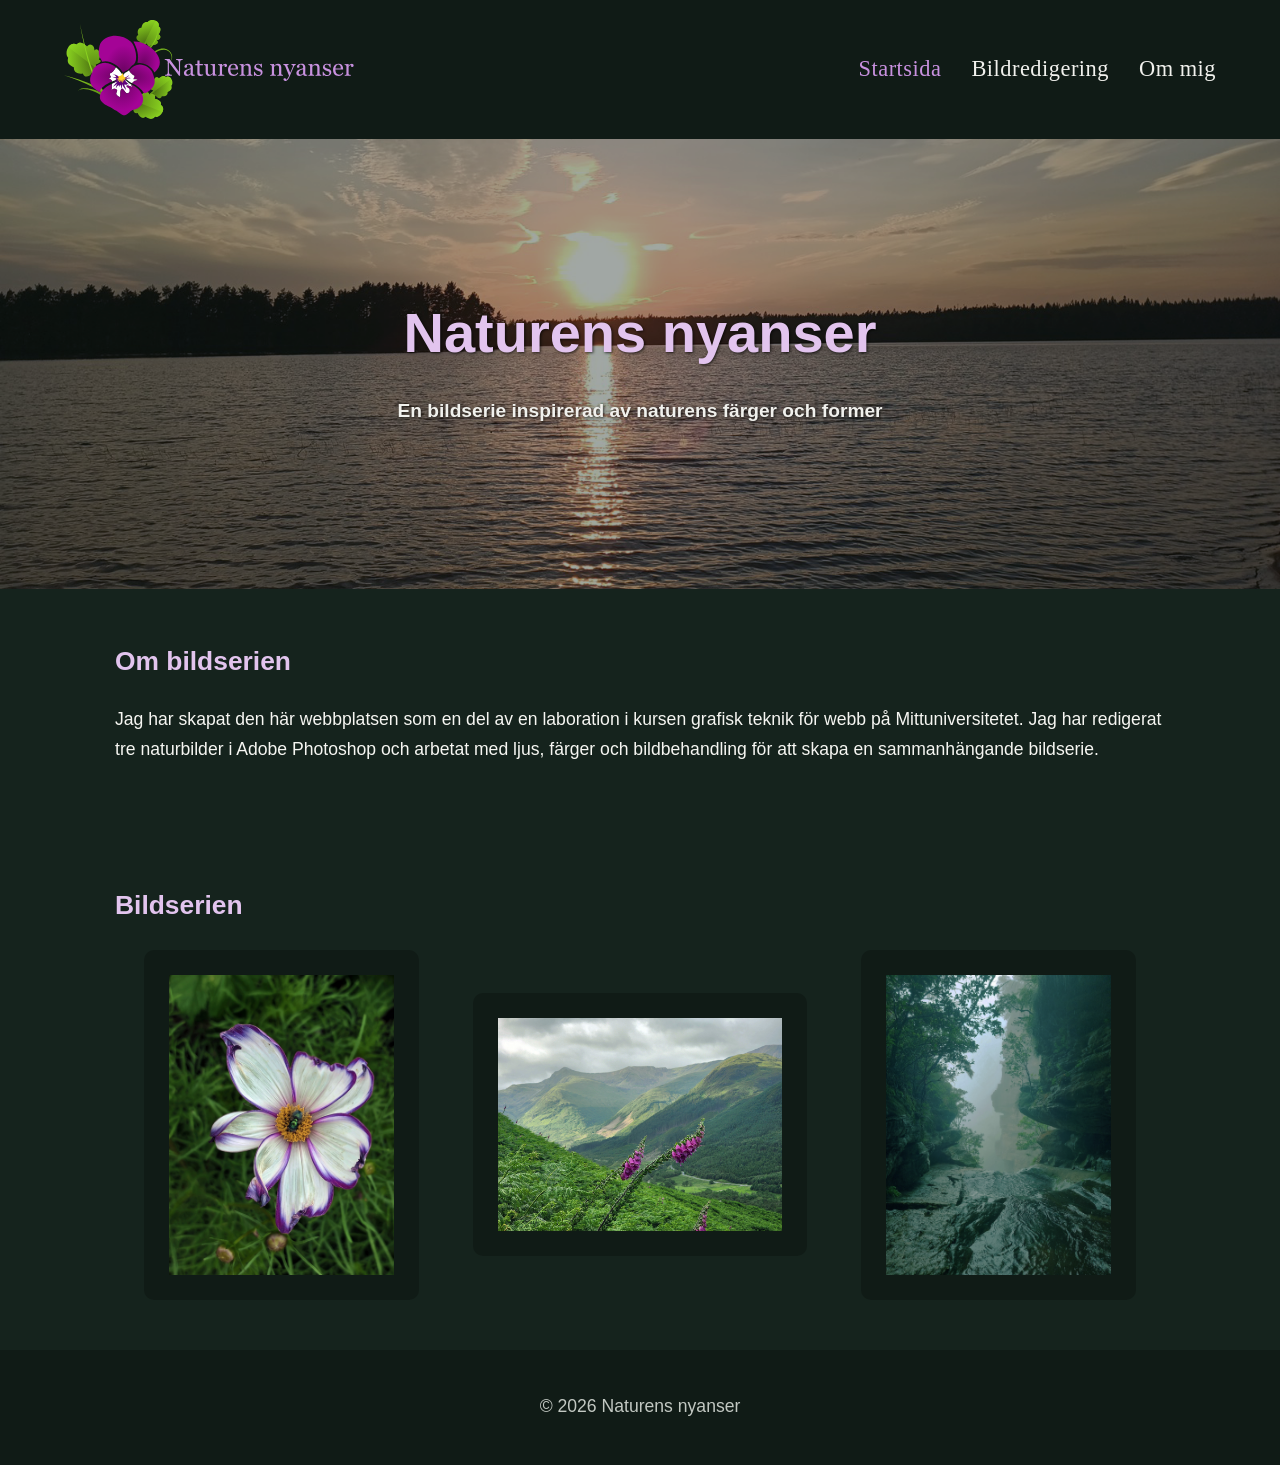
<file: index.html>
<!DOCTYPE html>
<html lang="sv">

<head>
    <meta charset="UTF-8">
    <meta name="viewport" content="width=device-width, initial-scale=1.0">
    <title>Naturens Nyanser</title>
    <link rel="stylesheet" href="css/style.css">

    <link rel="icon" type="image/x-icon" href="images/favicon.ico" sizes="16x16">
    <link rel="icon" type="image/png" href="images/favicon.png" sizes="32x32">

</head>

<body>
    <header>

        <a href="index.html" class="logo">
            <img src="images/logo.svg" alt="Lila blomma med texten Naturens nyanser (logo)">
        </a>


        <nav aria-label="Huvudnavigation">
            <ul>
                <li><a href="index.html" aria-current="page">Startsida</a></li>
                <li><a href="bildredigering.html">Bildredigering</a></li>
                <li><a href="om-mig.html">Om mig</a></li>
            </ul>
        </nav>
    </header>

    <main>
        <section class="hero hero-home">
            <h1>Naturens nyanser</h1>
            <p>En bildserie inspirerad av naturens färger och former</p>
        </section>

        <section class="intro">
            <h2>Om bildserien</h2>
            <p>Jag har skapat den här webbplatsen som en del av en laboration
                i kursen grafisk teknik för webb på Mittuniversitetet. Jag har redigerat tre naturbilder
                i Adobe Photoshop och arbetat med ljus, färger och
                bildbehandling för att skapa en sammanhängande bildserie.</p>
        </section>
        <section class="gallery">
            <h2>Bildserien</h2>

            <div class="image-grid">

                <img src="images/bildserie002.jpg"
                    alt="En närbild av en stor vit blomma med blålila kanter och lätt böjda kronblad. 
                            I mitten av blomman sitter en liten grönskimrande insekt. Blomman växer bland mörkgrönt gräs och omges av några små blomknoppar.">
                <img src="images/bildserie001.jpg"
                    alt="Ett bergslandskap med djupa gröna dalar och höga bergssluttningar och en ljusare, molnig himmel i bakgrunden. 
                            I förgrunden växer gröna ormbunkar och höga blommor med lilarosa, klockformade blommor som liknar fingerborgsblommor">
                <img src="images/bildserie003.jpg" alt="En djup och smal ravin med höga, mörkgröna klippväggar täckta av gröna klängväxter. 
                    I förgrunden rinner vatten över stora, blanka och ojämna klipphällar.">

            </div>

        </section>
    </main>
    <footer>
        <p>© 2026 Naturens nyanser</p>
    </footer>
</body>

</html>
</file>
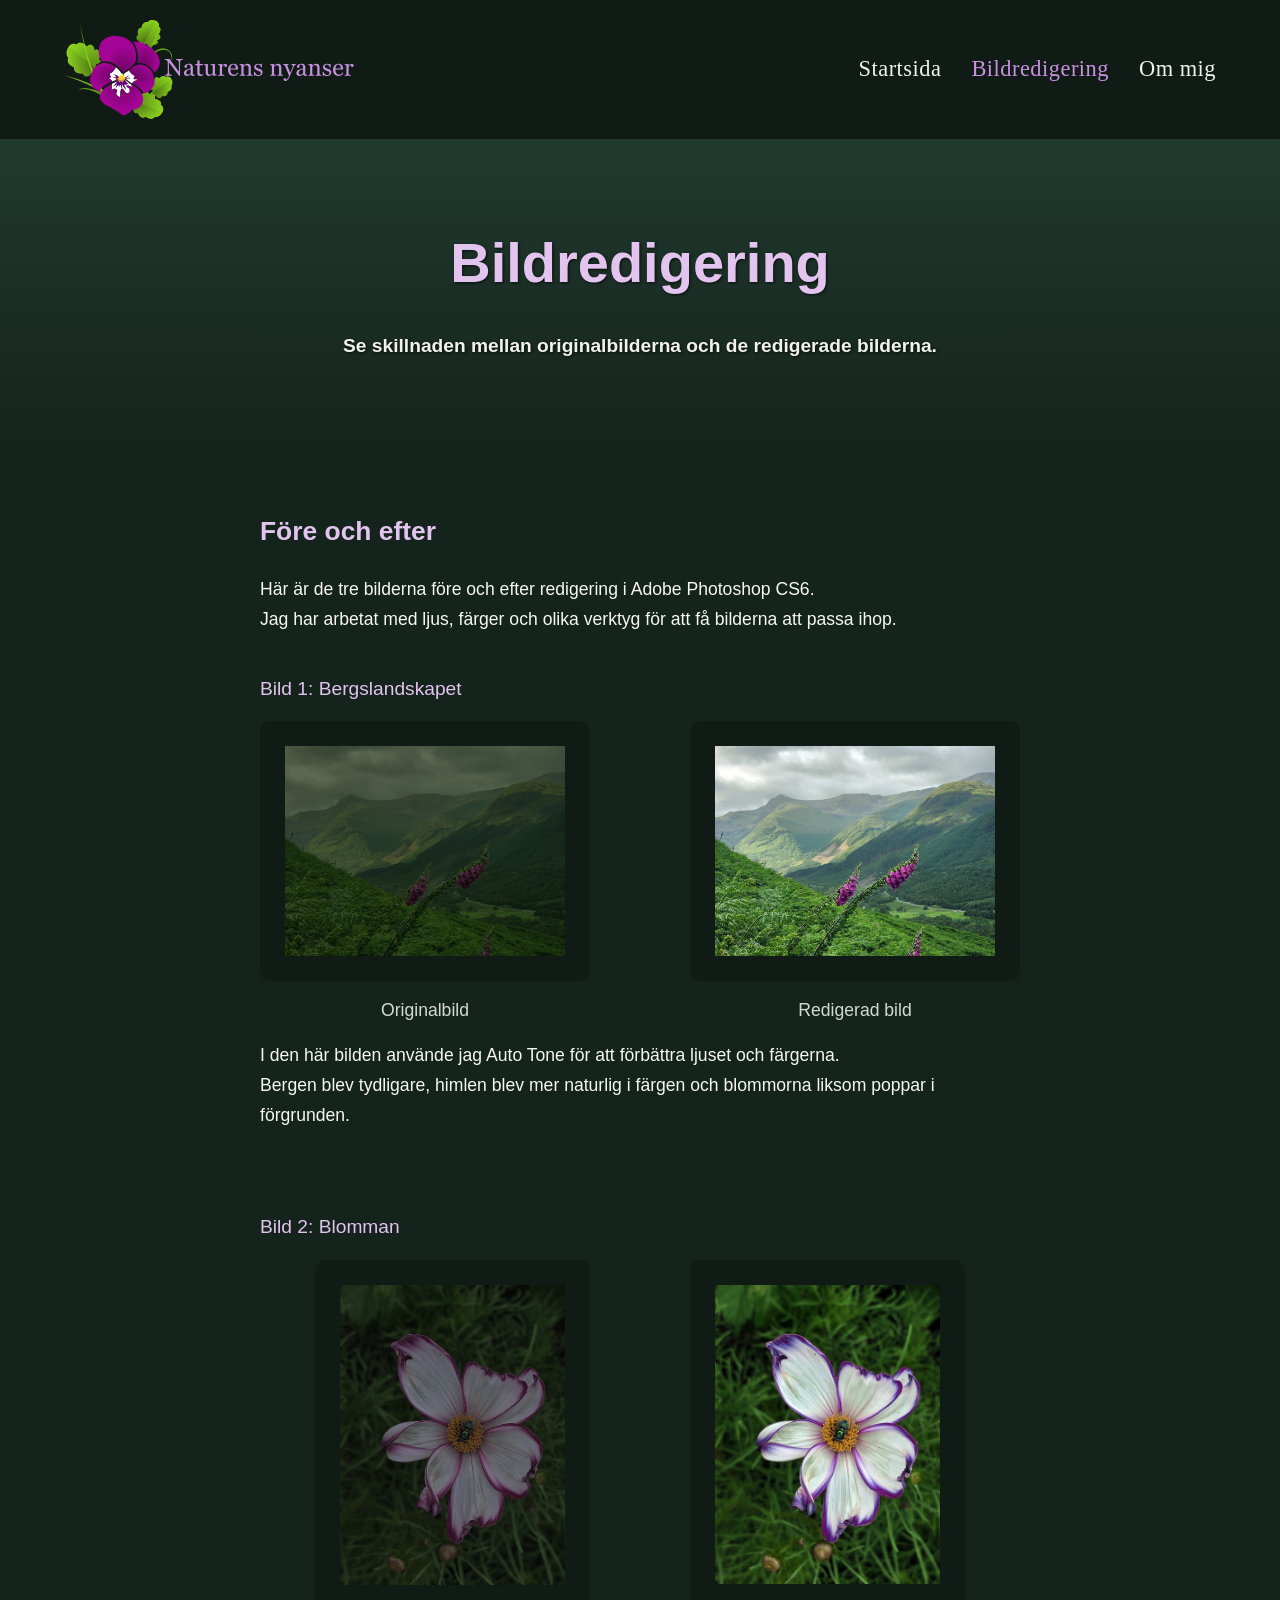
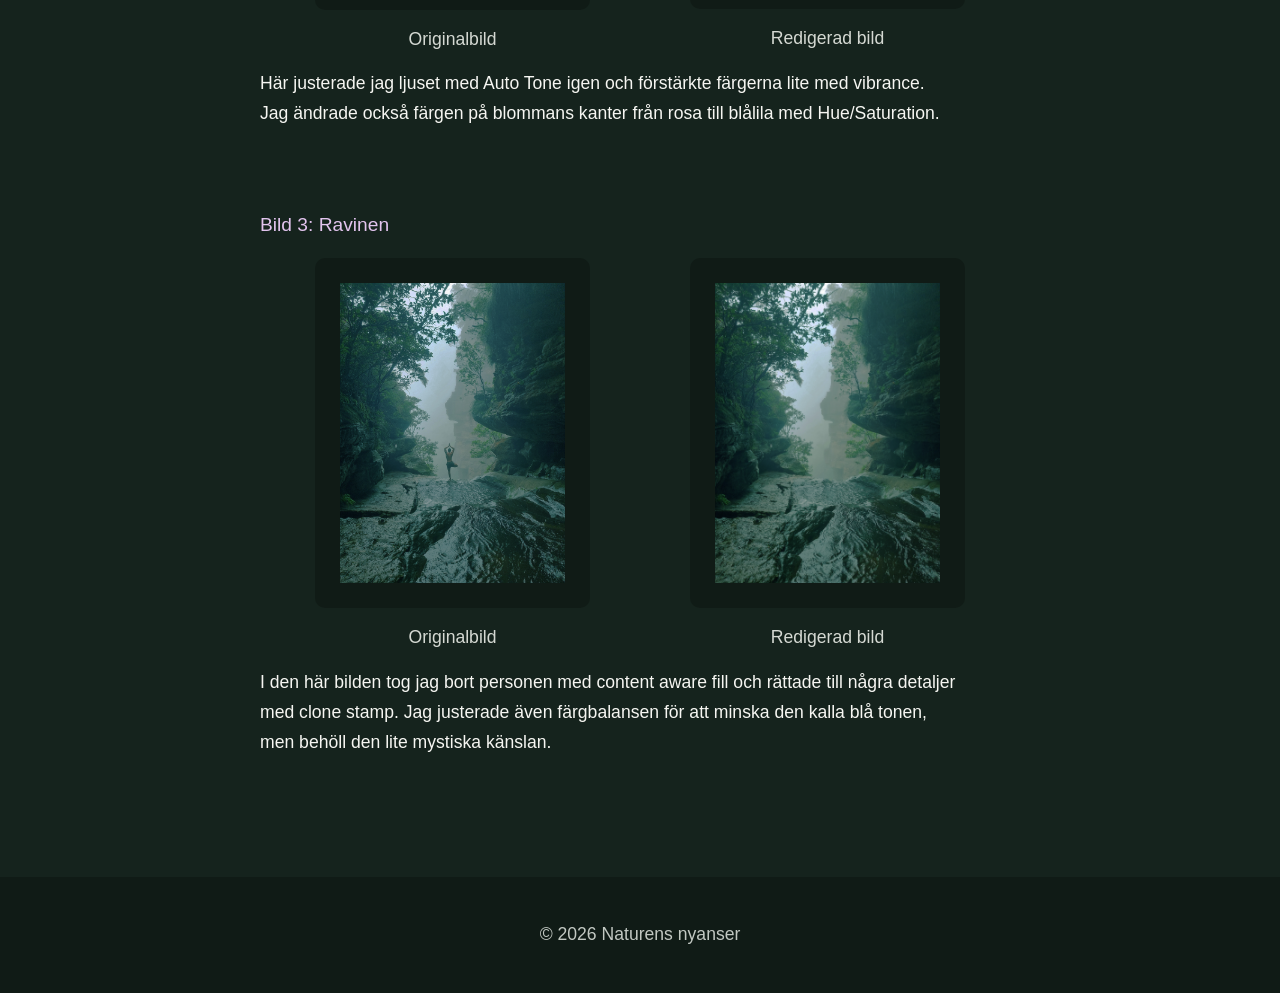
<file: bildredigering.html>
<!DOCTYPE html>
<html lang="sv">

<head>
    <meta charset="UTF-8">
    <meta name="viewport" content="width=device-width, initial-scale=1.0">
    <title>Bildredigering - Naturens nyanser</title>
    <link rel="stylesheet" href="css/style.css">

    <link rel="icon" type="image/x-icon" href="images/favicon.ico" sizes="16x16">
    <link rel="icon" type="image/png" href="images/favicon.png" sizes="32x32">
</head>

<body>
    <header>
        <a href="index.html" class="logo">
            <img src="images/logo.svg" alt="Lila blomma med texten Naturens nyanser (logo)">
        </a>

        <nav aria-label="Huvudnavigation">
            <ul>
                <li><a href="index.html">Startsida</a></li>
                <li><a href="bildredigering.html" aria-current="page">Bildredigering</a></li>
                <li><a href="om-mig.html">Om mig</a></li>
            </ul>
        </nav>
    </header>

    <main>
        <section class="hero">
            <h1>Bildredigering</h1>
            <p>Se skillnaden mellan originalbilderna och de redigerade bilderna.</p>
        </section>

        <section class="intro intro-comparison">
            <h2>Före och efter</h2>
            <p>
                Här är de tre bilderna före och efter
                redigering i Adobe Photoshop CS6.<br>
                Jag har arbetat med ljus, färger och olika
                verktyg för att få bilderna att passa ihop.
            </p>
        </section>

        <div class="comparison">

            <!-- Bild 1: Bergslandskapet -->
            <article class="comparison-item">
                <h2>Bild 1: Bergslandskapet</h2>

                <div class="comparison-images">
                    <figure>
                        <img src="images/original/bilserie001.jpg" alt="Ett bergslandskap med djupa gröna dalar och höga bergssluttningar och en mörk, molnig himmel i bakgrunden.
                            I förgrunden växer gröna ormbunkar och höga blomstjälkar med lilarosa, klockformade blommor som liknar fingerborgsblommor.
                            Landskapet ligger till stor del i skugga och färgerna är dämpade.">
                        <figcaption>Originalbild</figcaption>
                    </figure>

                    <figure>
                        <img src="images/bildserie001.jpg"
                            alt="Ett bergslandskap med djupa gröna dalar och höga bergssluttningar och en ljusare, molnig himmel i bakgrunden.
                            I förgrunden växer gröna ormbunkar och höga blomstjälkar med lilarosa, klockformade blommor som liknar fingerborgsblommor.
                            Efter redigeringen är landskapet ljusare och de gröna sluttningarna, blommorna och bergens former framträder tydligare.">
                        <figcaption>Redigerad bild</figcaption>
                    </figure>
                </div>

                <p>
                    I den här bilden använde jag Auto Tone
                    för att förbättra ljuset och färgerna.<br>
                    Bergen blev tydligare, himlen blev mer naturlig i färgen
                    och blommorna liksom poppar i förgrunden.
                </p>
            </article>

            <!-- Bild 2: Blomman -->
            <article class="comparison-item">
                <h2>Bild 2: Blomman</h2>

                <div class="comparison-images">
                    <figure>
                        <img src="images/original/bilserie006.jpg" alt="En närbild av en stor vit blomma med rosa kanter och lätt böjda kronblad.
                            I mitten av blomman sitter en liten grönskimrande insekt. Blomman växer bland mörkgrönt gräs och omges av några små blomknoppar.
                            Färgerna är något dämpade.">
                        <figcaption>Originalbild</figcaption>
                    </figure>

                    <figure>
                        <img src="images/bildserie002.jpg"
                            alt="En närbild av en stor vit blomma med blålila kanter och lätt böjda kronblad.
                            I mitten av blomman sitter en liten grönskimrande insekt. Blomman växer bland mörkgrönt gräs och omges av några små blomknoppar.
                            Efter redigeringen har de rosa kanterna ändrats till blålila och blommans färger blivit tydligare och mer framträdande.">
                        <figcaption>Redigerad bild</figcaption>
                    </figure>
                </div>

                <p>
                    Här justerade jag ljuset med Auto Tone igen
                    och förstärkte färgerna lite med vibrance.<br>
                    Jag ändrade också färgen på blommans
                    kanter från rosa till blålila
                    med Hue/Saturation.
                </p>
            </article>

            <!-- Bild 3: Ravinen -->
            <article class="comparison-item">
                <h2>Bild 3: Ravinen</h2>

                <div class="comparison-images">
                    <figure>
                        <img src="images/original/bilserie017.jpg"
                            alt="En djup och smal ravin med höga, mörkgröna klippväggar täckta av gröna klängväxter. I förgrunden rinner vatten över stora,
                            blanka och ojämna klipphällar. Längre in i ravinen står en liten person på ett ben med armarna uppsträckta, medan ljus dimma skymmer landskapet i bakgrunden.">
                        <figcaption>Originalbild</figcaption>
                    </figure>

                    <figure>
                        <img src="images/bildserie003.jpg" alt="En djup och smal ravin med höga, mörkgröna klippväggar täckta av gröna klängväxter. I förgrunden rinner vatten över stora, blanka och ojämna klipphällar.
                            Efter redigeringen har personen längre in i ravinen tagits bort och den kalla blå tonen minskats, medan den ljusa dimman fortfarande skymmer
                            landskapet i bakgrunden.">
                        <figcaption>Redigerad bild</figcaption>
                    </figure>
                </div>

                <p>
                    I den här bilden tog jag bort personen
                    med content aware fill och rättade
                    till några detaljer <br> med clone stamp.
                    Jag justerade även färgbalansen för
                    att minska den kalla blå tonen,<br>
                    men behöll den lite mystiska känslan.
                </p>
            </article>

        </div>
    </main>
    <footer>
        <p>© 2026 Naturens nyanser</p>
    </footer>
</body>

</html>
</file>
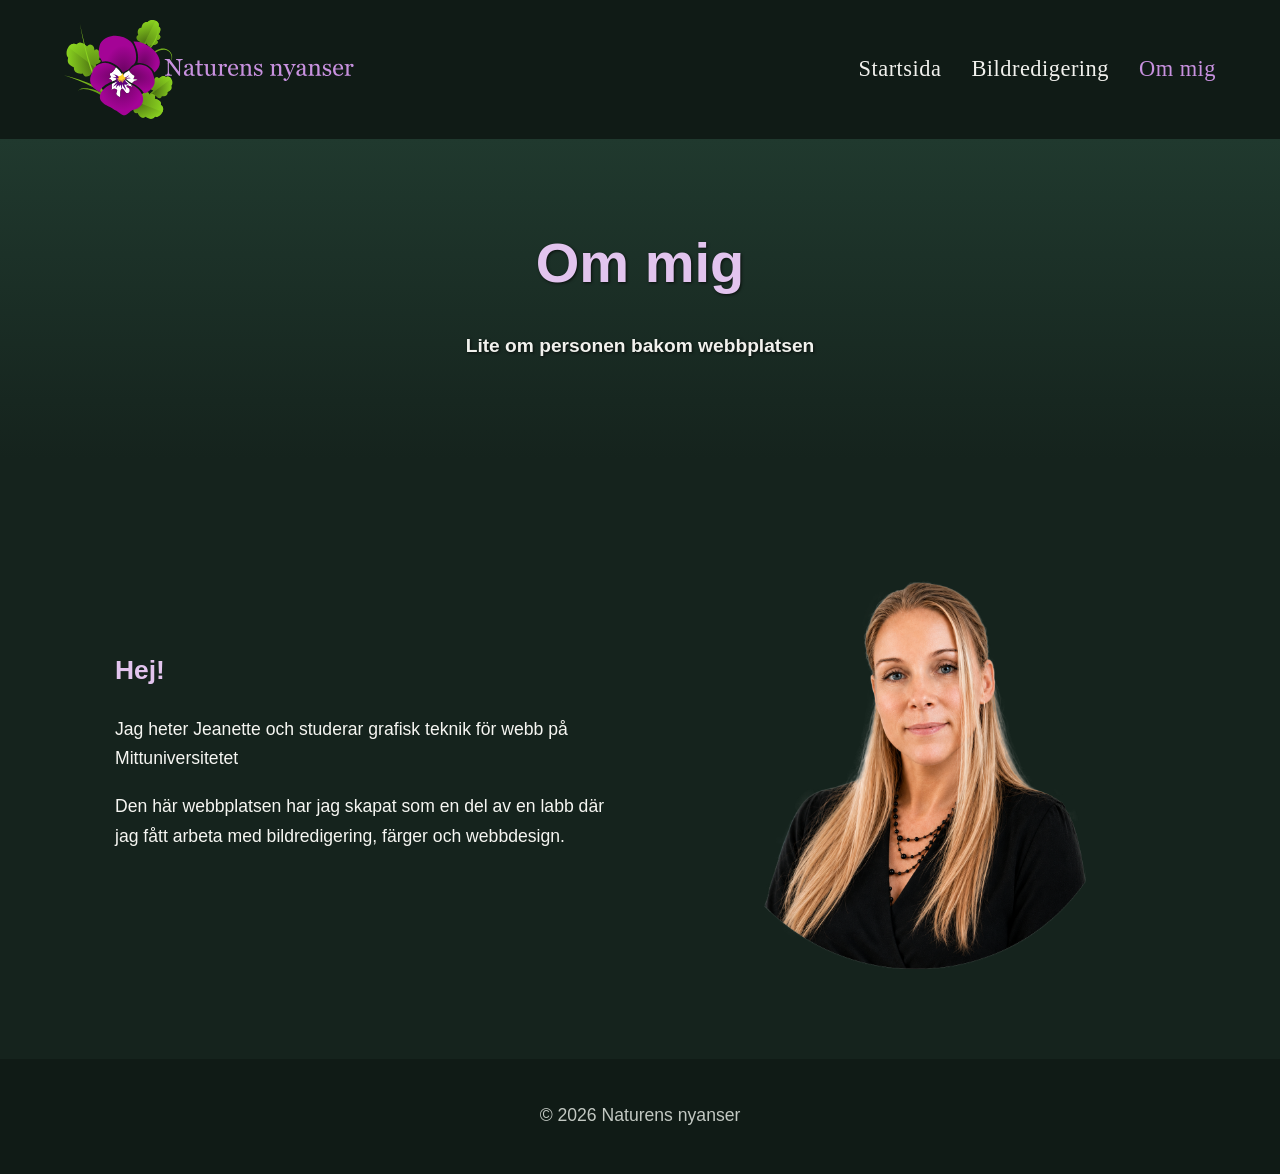
<file: om-mig.html>
<!DOCTYPE html>
<html lang="sv">

<head>
    <meta charset="UTF-8">
    <meta name="viewport" content="width=device-width, initial-scale=1.0">
    <title>Om mig | Naturens nyanser</title>
    <link rel="stylesheet" href="css/style.css">

    <link rel="icon" type="image/x-icon" href="images/favicon.ico" sizes="16x16">
    <link rel="icon" type="image/png" href="images/favicon.png" sizes="32x32">

</head>

<body>
    <header>
        <a href="index.html" class="logo">
            <img src="images/logo.svg" alt="Lila blomma med texten Naturens nyanser (logo)">
        </a>


        <nav aria-label="Huvudnavigation">
            <ul>
                <li><a href="index.html">Startsida</a></li>
                <li><a href="bildredigering.html">Bildredigering</a></li>
                <li><a href="om-mig.html" aria-current="page">Om mig</a></li>
            </ul>
        </nav>
    </header>
    <main>
        <section class="hero">
            <h1>Om mig</h1>
            <p>Lite om personen bakom webbplatsen</p>

        </section>
        <section class="about">
            <div class="about-text">
                <h2>Hej!</h2>
                <p>Jag heter Jeanette och studerar grafisk teknik för webb på Mittuniversitetet</p>
                <p>Den här webbplatsen har jag skapat som en del av en labb där jag fått arbeta med bildredigering,
                    färger och
                    webbdesign.</p>
            </div>
            <div class="about-image">
                <img src="images/portrait.png" alt="Porträttbild av Jeanette">
            </div>
        </section>
    </main>
    <footer>
        <p>© 2026 Naturens nyanser</p>
    </footer>

</body>

</html>
</file>
<file: css/style.css>
/* Grundinställningar */
* {
  box-sizing: border-box;
}

body {
  margin: 0;
  font-family: Arial, sans-serif;
  font-size: 1.1rem; /* Gör grundtexten lite större */
  background-color: #15231d; /* Mörkgrön bakgrund */
  color: #f6f6f2;
  line-height: 1.7;
}

/* Header och navigation */
header {
  display: flex;
  justify-content: space-between;
  align-items: center;
  gap: 30px;
  padding: 20px 5%;
  background-color: #101b16;
}

/* Loggan */
.logo {
  color: #e2c4ee; /* Ljuslila accentfärg */
  font-size: 1.5rem;
  font-weight: bold;
  text-decoration: none;
}

/* Loggans storlek */
.logo img {
  display: block;
  width: 300px; /* Begränsar bredden */
  max-width: 100%; /* Anpassar till mindre skärmar */
  height: auto; /* Behåller proportioner */
}

nav ul {
  display: flex;
  gap: 30px;
  margin: 0;
  padding: 0;
  list-style: none;
}

nav a {
  color: #f1f1ed;
  text-decoration: none;
  font-family: Georgia, "Times New Roman", serif;
  font-size: 1.4rem;
  font-weight: 500;
  letter-spacing: 0.5px;
}

nav a:hover,
nav a[aria-current="page"] {
  color: #c891dfff;
}

/* Hero */
.hero {
  min-height: 320px;
  display: flex;
  flex-direction: column;
  justify-content: center;
  align-items: center;
  text-align: center;
  padding: 60px 20px;
  background: linear-gradient(#20392e, #15231d);
}

/* Headerbild på startsidan */
.hero-home {
  position: relative; /* Placerar bilden bakom texten */
  min-height: 450px;
  background: #15231d; /* Mörkgrön färg som syns genom bilden */
  isolation: isolate;
  overflow: hidden;
}

.hero-home::before {
  content: "";
  position: absolute;
  inset: 0; /* Täcker hela hero-sektionen */
  background: url("../images/header.png") center / cover no-repeat;
  opacity: 0.6; /* Bilden blir 60 % ogenomskinlig */
  z-index: -1; /* Placerar bilden bakom texten */
}

.hero h1 {
  color: #e2c4ee;
  text-shadow: 1px 1px 3px rgba(0, 0, 0, 0.7);
  font-size: clamp(2rem, 5vw, 3.5rem);
  margin: 0;
}

.hero-home h1 {
  transform: translateY(5px); /* Flyttar rubriken uppåt eller nedåt */
}

.hero p {
  font-size: 1.2rem;
  font-weight: 600; /* Gör texten lite kraftigare */
  color: #f1f1ed; /* Ljusare text */
  text-shadow: 1px 1px 3px rgba(0, 0, 0, 0.7);
}

/* Sidans innehåll */
.intro,
.gallery {
  max-width: 1100px; /* Begränsar innehållets bredd */
  margin: 0 auto;
  padding: 50px 25px;
}

h2 {
  color: #e2c4ee;
  margin-top: 0;
}

/* Bildserie på startsidan */
.image-grid {
  display: grid;
  grid-template-columns: repeat(auto-fit, minmax(250px, 1fr));
  gap: 25px;
  align-items: center;
  justify-items: center;
}

.image-grid img {
  display: block;
  width: auto; /* Anpassas efter bildens proportioner */
  height: auto;
  max-width: 100%; /* Hindrar bilden från att bli för bred */
  max-height: 350px; /* Begränsar höjden */
  padding: 25px; /* Lika mycket luft runt alla bilder */
  background-color: #101b16;
  border-radius: 10px;
}

/* Footer */
footer {
  text-align: center;
  padding: 25px;
  background-color: #101b16;
  color: #c2c8c2;
}

/* Bildredigering - före och efter */
.comparison {
  max-width: 810px; /* Samma bredd som introduktionen */
  margin: 0 auto;
  padding: 0 25px 40px;
}

.comparison-item h2 {
  font-weight: 400; /* Gör bildrubrikerna tunnare */
  font-size: 1.2rem; /* Mindre rubrikstorlek */
}

.intro-comparison {
  max-width: 810px; /* Anpassar introduktionen till bildparen */
  padding-bottom: 20px;
}

.comparison-item {
  max-width: 100%; /* Använder hela innehållsbredden */
  margin: 0 0 80px; /* mellanrum mellan bilderna*/
}

/* Före- och efterbilder */
.comparison-images {
  display: flex; /* Flexbox i stället för Grid för att se om det förändrar mitt problem med känslan av att nåt ser "fel ut"*/
  justify-content: center; /* Centrerar bildparet */
  align-items: flex-start; /* Bilderna börjar på samma höjd */
  gap: 100px; /* Avstånd mellan bilderna */
  margin: 15px 0;
}

.comparison-images figure {
  margin: 0;
  min-width: 0;
  flex: 0 1 auto; /*Låter bildrutorna anpassa sin bredd */
  max-width: calc(50% - 10px); /*Högst halva bildytan per bild */
  display: flex;
  flex-direction: column;
  align-items: center; /* Centrerar bilderna och bildtexterna */
}

.comparison-images img {
  display: block;
  width: auto; /* Anpassas efter bildens proportioner */
  height: auto;
  max-width: 100%; /* Bilden får inte bli bredare än sin bildruta */
  max-height: 350px; /* Begränsar höjden inklusive ramen */
  padding: 25px; /* Lika mycket luft runt bilden */
  background-color: #101b16;
  border-radius: 10px;
}

.comparison-images figcaption {
  text-align: center;
  margin-top: 15px; /* Avstånd mellan bild och bildtext */
  color: #d5d9d3;
}

.comparison-item p {
  margin-top: 15px; /* Avstånd till beskrivningen */
  max-width: 800px;
}

/* Om mig-sidan */
.about {
  display: grid;
  grid-template-columns: 1fr 1fr; /* Två lika breda kolumner */
  align-items: center; /* Centrerar innehållet på höjden */
  gap: 50px; /* Mellanrum mellan text och bild */
  max-width: 1100px;
  margin: 0 auto;
  padding: 70px 25px;
}

.about-text {
  max-width: 500px;
}

.about-image {
  display: flex;
  justify-content: center;
  align-items: center;
  padding: 20px; /* Lite luft runt bilden */
}

.about-image img {
  max-width: 100%;
  max-height: 420px; /* Begränsar höjden */
  height: auto;
  display: block;
}

/* Anpassning för surfplattor lades till för att få det snyggare i stl 768*/
@media (min-width: 701px) and (max-width: 900px) {
  header {
    gap: 15px; /* Minskar avståndet mellan logotyp och navigation */
  }

  .logo img {
    width: 250px; /* Gör logotypen lite mindre */
  }

  nav ul {
    gap: 15px; /* Minskar avståndet mellan länkarna */
  }

  nav a {
    font-size: 1.2rem; /* Något mindre navigationstext */
    white-space: nowrap; /* Förhindrar att Om mig delas upp */
  }
}

/* Responsiv design för mindre skärmar */
@media (max-width: 700px) {
  header {
    flex-direction: column;
    gap: 15px;
  }

  nav ul {
    flex-wrap: wrap;
    justify-content: center;
    gap: 15px;
  }

  .intro,
  .gallery {
    padding: 35px 20px;
  }

  /* Före- och efterbilder på mobil */
  .comparison-images {
    flex-direction: column; /* Staplar bilderna */
    align-items: center; /* Centrerar bilderna */
  }

  .comparison-images figure {
    max-width: 100%; /* Tillåter full bredd på mobil */
  }

  .comparison {
    padding: 20px 20px 40px;
  }

  /* Om mig på mindre skärmar */
  .about {
    grid-template-columns: 1fr; /* En kolumn på mobil */
    gap: 30px;
    padding: 40px 20px;
  }

  .about-image {
    min-height: 280px;
  }
}
</file>
